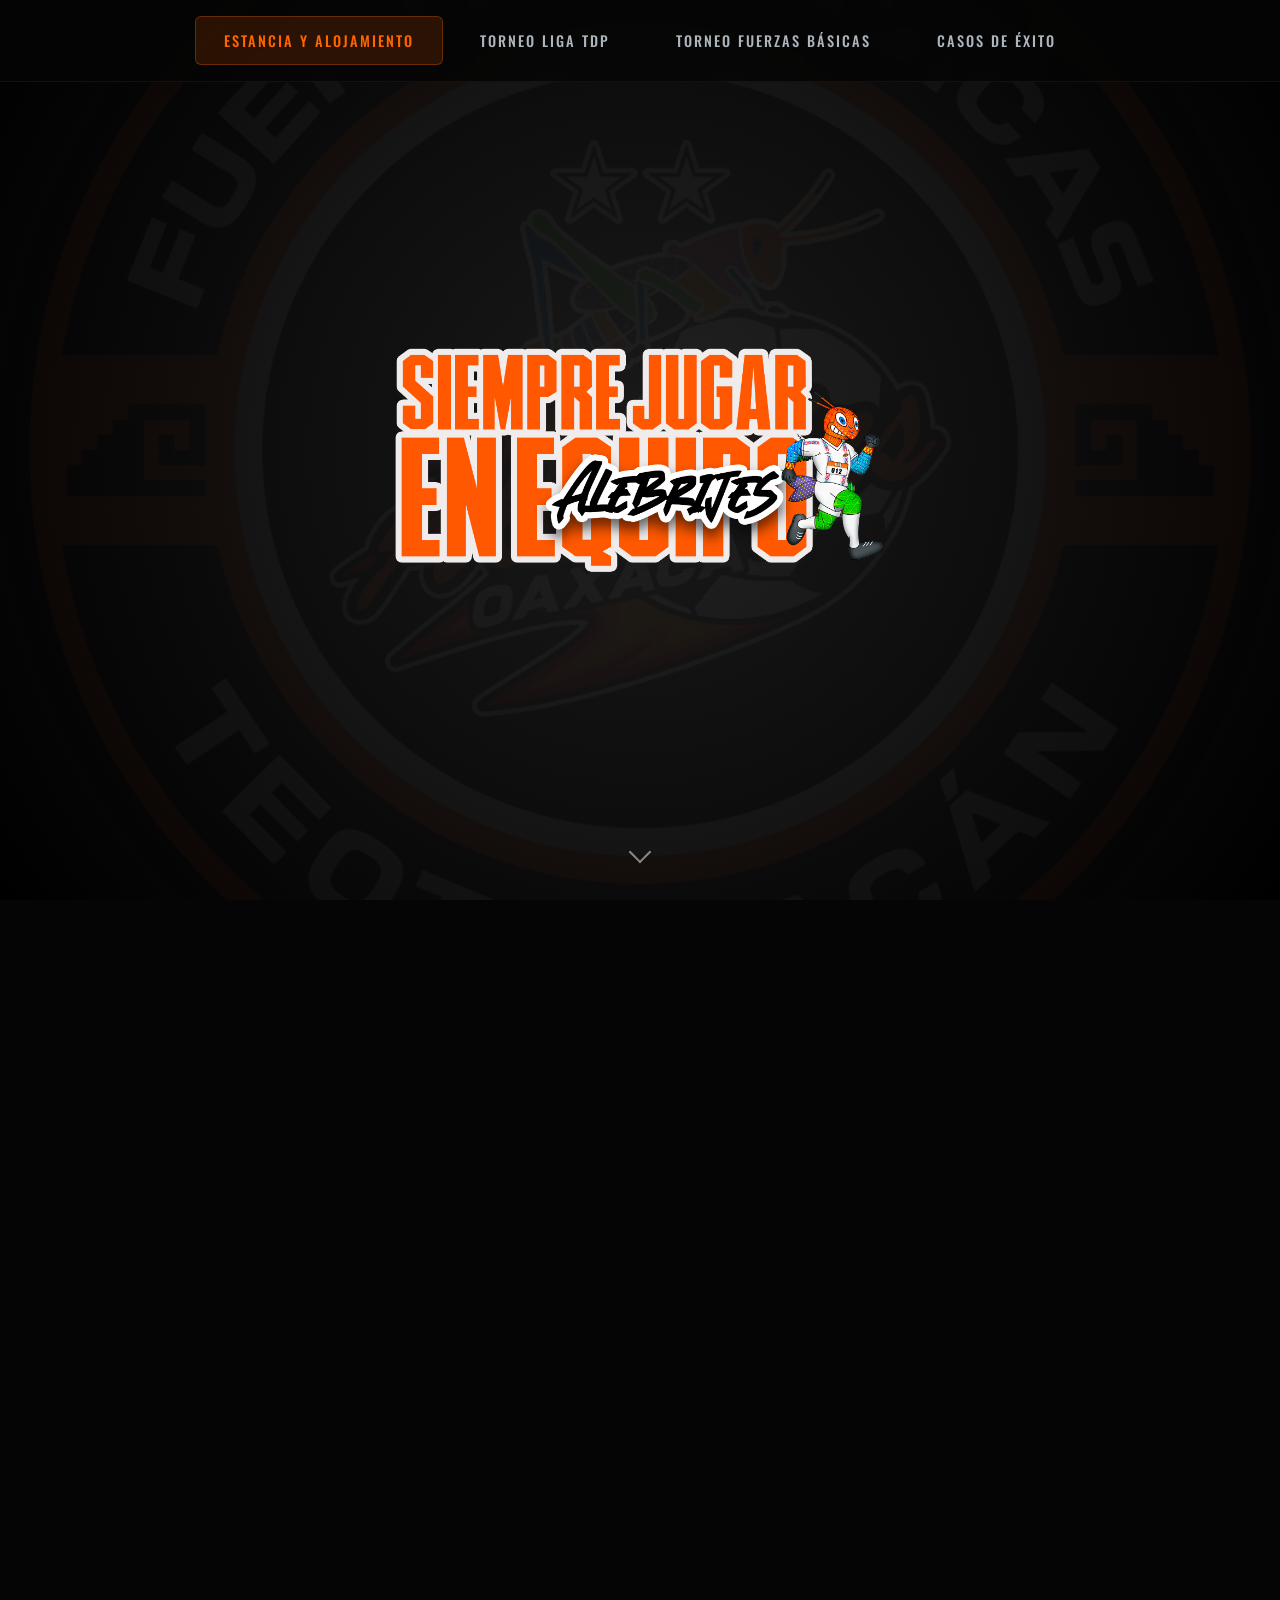
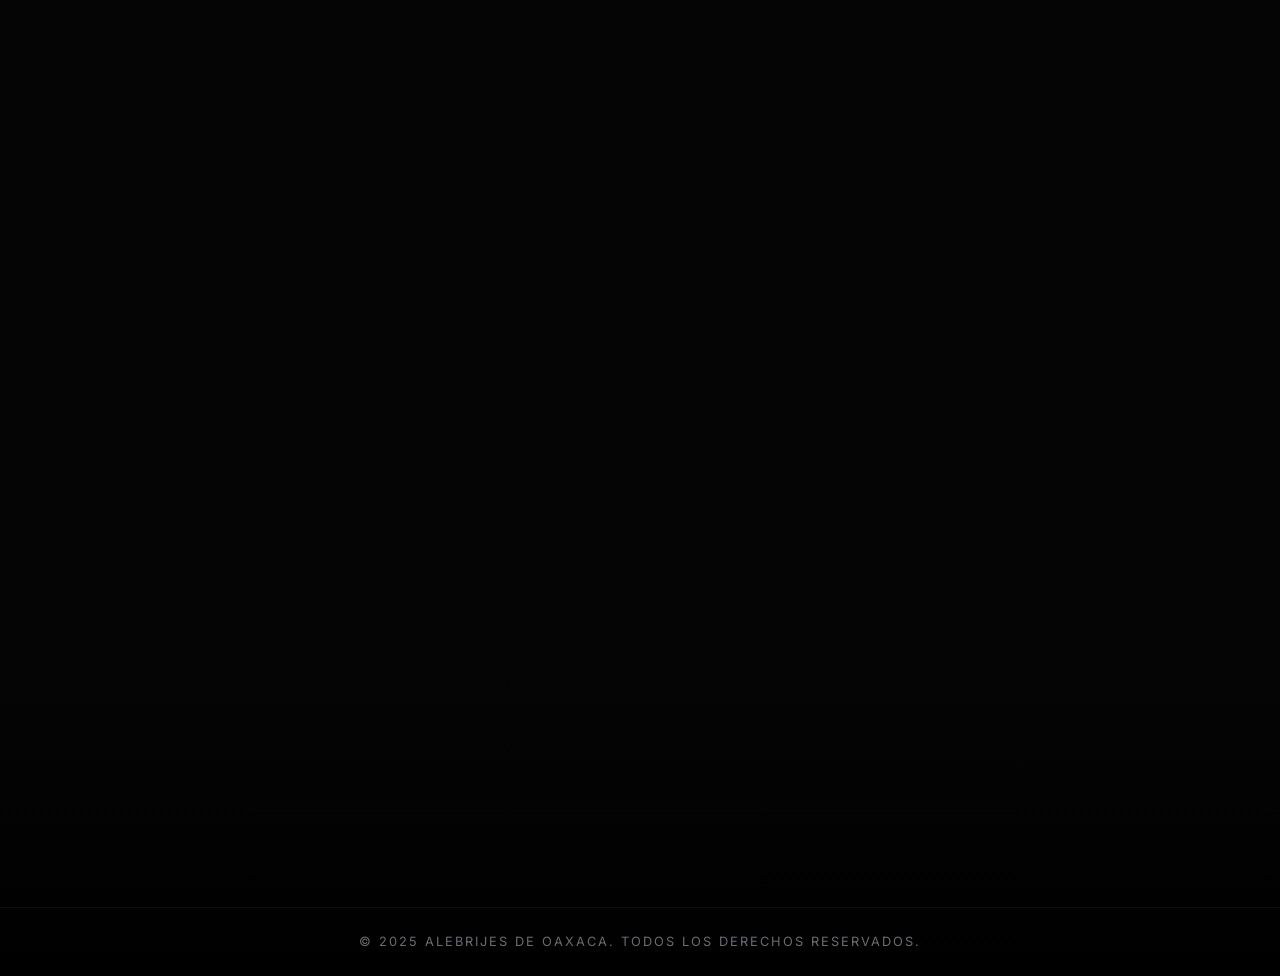
<file: index.html>
<!DOCTYPE html>
<html lang="es">

<head>
    <meta charset="UTF-8">
    <meta http-equiv="refresh" content="0; url=fuerzas-basicas.html">
    <title>Alebrijes de Oaxaca | Redirigiendo...</title>
</head>

<body>
    <p>Redirigiendo a <a href="fuerzas-basicas.html">Fuerzas Básicas</a>...</p>
</body>

</html>
</file>
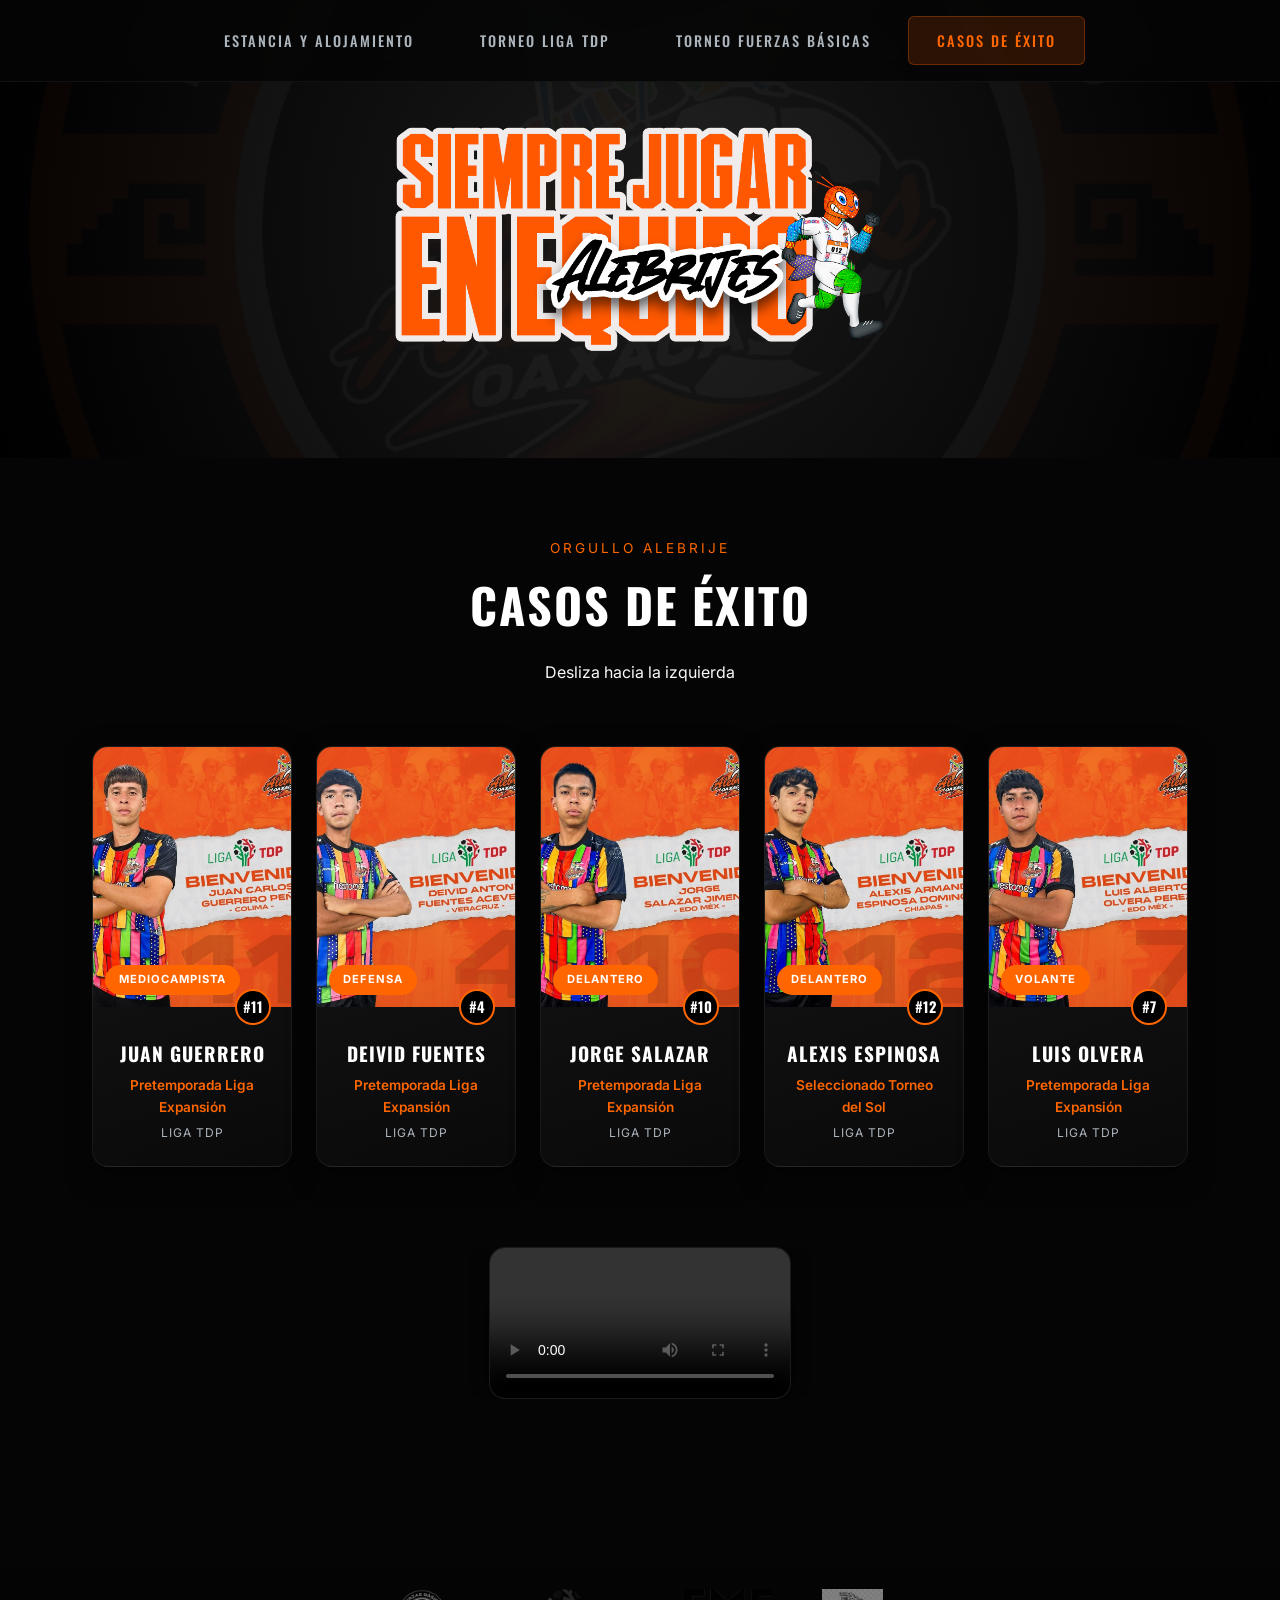
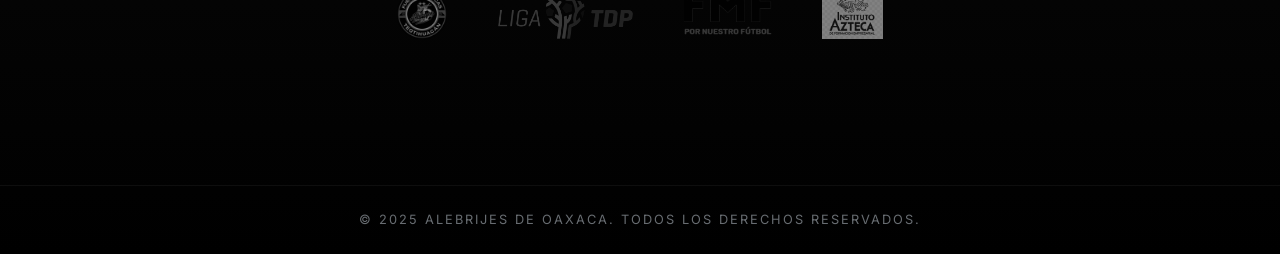
<file: casos-exito.html>
<!DOCTYPE html>
<html lang="es">

<head>
    <meta charset="UTF-8">
    <meta name="viewport" content="width=device-width, initial-scale=1.0">
    <title>Casos de Éxito | Alebrijes de Oaxaca</title>
    <meta name="description" content="Jugadores destacados y casos de éxito de Alebrijes de Oaxaca.">

    <!-- Google Fonts -->
    <link rel="preconnect" href="https://fonts.googleapis.com">
    <link rel="preconnect" href="https://fonts.gstatic.com" crossorigin>
    <link
        href="https://fonts.googleapis.com/css2?family=Oswald:wght@400;500;700&family=Inter:wght@300;400;600&display=swap"
        rel="stylesheet">

    <!-- Styles -->
    <link rel="stylesheet" href="css/styles.css">
</head>

<body>

    <!-- Navigation Menu -->
    <nav class="nav-menu" id="nav-menu">
        <button class="hamburger" id="hamburger" aria-label="Menú">
            <span></span>
            <span></span>
            <span></span>
        </button>
        <div class="nav-links" id="nav-links">
            <a href="fuerzas-basicas.html" class="nav-link">Estancia y Alojamiento</a>
            <a href="liga-tdp.html" class="nav-link">Torneo Liga TDP</a>
            <a href="torneo-fuerzas-basicas.html" class="nav-link">Torneo Fuerzas Básicas</a>
            <a href="casos-exito.html" class="nav-link active">Casos de Éxito</a>
        </div>
    </nav>

    <!-- Hero Section -->
    <header class="hero hero-short">
        <div class="hero-overlay"></div>
        <div class="hero-content fade-in-up">
            <div class="text-container">
                <img src="assets/img/alebrijes-text.png" alt="Siempre Jugar en Equipo" class="hero-slogan">
            </div>
        </div>
    </header>

    <!-- Main Container -->
    <main class="container">

        <!-- Jugadores Destacados Section -->
        <section class="section featured-players-section" id="casos-exito">
            <div class="section-header fade-in">
                <span class="section-subtitle">Orgullo Alebrije</span>
                <h2 class="section-title">CASOS DE ÉXITO</h2>
                <p>Desliza hacia la izquierda</p>
            </div>

            <div class="players-grid fade-in-up">
                <!-- Player 1 -->
                <div class="player-card">
                    <div class="player-photo">
                        <img src="assets/img/Jugador_Destacado_1.jpg" alt="Juan Guerrero">
                        <span class="player-position">Mediocampista</span>
                    </div>
                    <div class="player-details">
                        <span class="player-number">#11</span>
                        <h3>Juan Guerrero</h3>
                        <p class="player-stat">Pretemporada Liga Expansión</p>
                        <p class="player-category">Liga TDP</p>
                    </div>
                </div>

                <!-- Player 2 -->
                <div class="player-card">
                    <div class="player-photo">
                        <img src="assets/img/Jugador_Destacado_2.jpg" alt="Deivid Fuentes">
                        <span class="player-position">Defensa</span>
                    </div>
                    <div class="player-details">
                        <span class="player-number">#4</span>
                        <h3>Deivid Fuentes</h3>
                        <p class="player-stat">Pretemporada Liga Expansión</p>
                        <p class="player-category">Liga TDP</p>
                    </div>
                </div>

                <!-- Player 3 -->
                <div class="player-card">
                    <div class="player-photo">
                        <img src="assets/img/Jugador_Destacado_3.jpg" alt="Jorge Salazar">
                        <span class="player-position">Delantero</span>
                    </div>
                    <div class="player-details">
                        <span class="player-number">#10</span>
                        <h3>Jorge Salazar</h3>
                        <p class="player-stat">Pretemporada Liga Expansión</p>
                        <p class="player-category">Liga TDP</p>
                    </div>
                </div>

                <!-- Player 4 -->
                <div class="player-card">
                    <div class="player-photo">
                        <img src="assets/img/Jugador_Destacado_4.jpg" alt="Alexis Espinosa">
                        <span class="player-position">Delantero</span>
                    </div>
                    <div class="player-details">
                        <span class="player-number">#12</span>
                        <h3>Alexis Espinosa</h3>
                        <p class="player-stat">Seleccionado Torneo del Sol</p>
                        <p class="player-category">Liga TDP</p>
                    </div>
                </div>

                <!-- Player 5 -->
                <div class="player-card">
                    <div class="player-photo">
                        <img src="assets/img/Jugador_Destacado_5.jpg" alt="Luis Olvera">
                        <span class="player-position">Volante</span>
                    </div>
                    <div class="player-details">
                        <span class="player-number">#7</span>
                        <h3>Luis Olvera</h3>
                        <p class="player-stat">Pretemporada Liga Expansión</p>
                        <p class="player-category">Liga TDP</p>
                    </div>
                </div>
            </div>

            <!-- Video Section -->
            <div class="video-container fade-in-up">
                <video controls playsinline>
                    <source src="assets/casosdeexito.mp4" type="video/mp4">
                    Tu navegador no soporta la reproducción de video.
                </video>
            </div>
        </section>

    </main>

    <!-- Footer -->
    <footer class="footer">
        <div class="logos-container fade-in">
            <img src="assets/img/alebrijes-badge.png" alt="Alebrijes Badge">
            <img src="assets/img/liga-tdp.png" alt="Liga TDP">
            <img src="assets/img/fmf.png" alt="FMF">
            <img src="assets/img/instituto-azteca.png" alt="Instituto Azteca">
        </div>
        <div class="footer-bottom">
            <p class="copyright">© 2025 Alebrijes de Oaxaca. Todos los derechos reservados.</p>
        </div>
    </footer>

    <script src="js/main.js"></script>
</body>


</html>
</file>
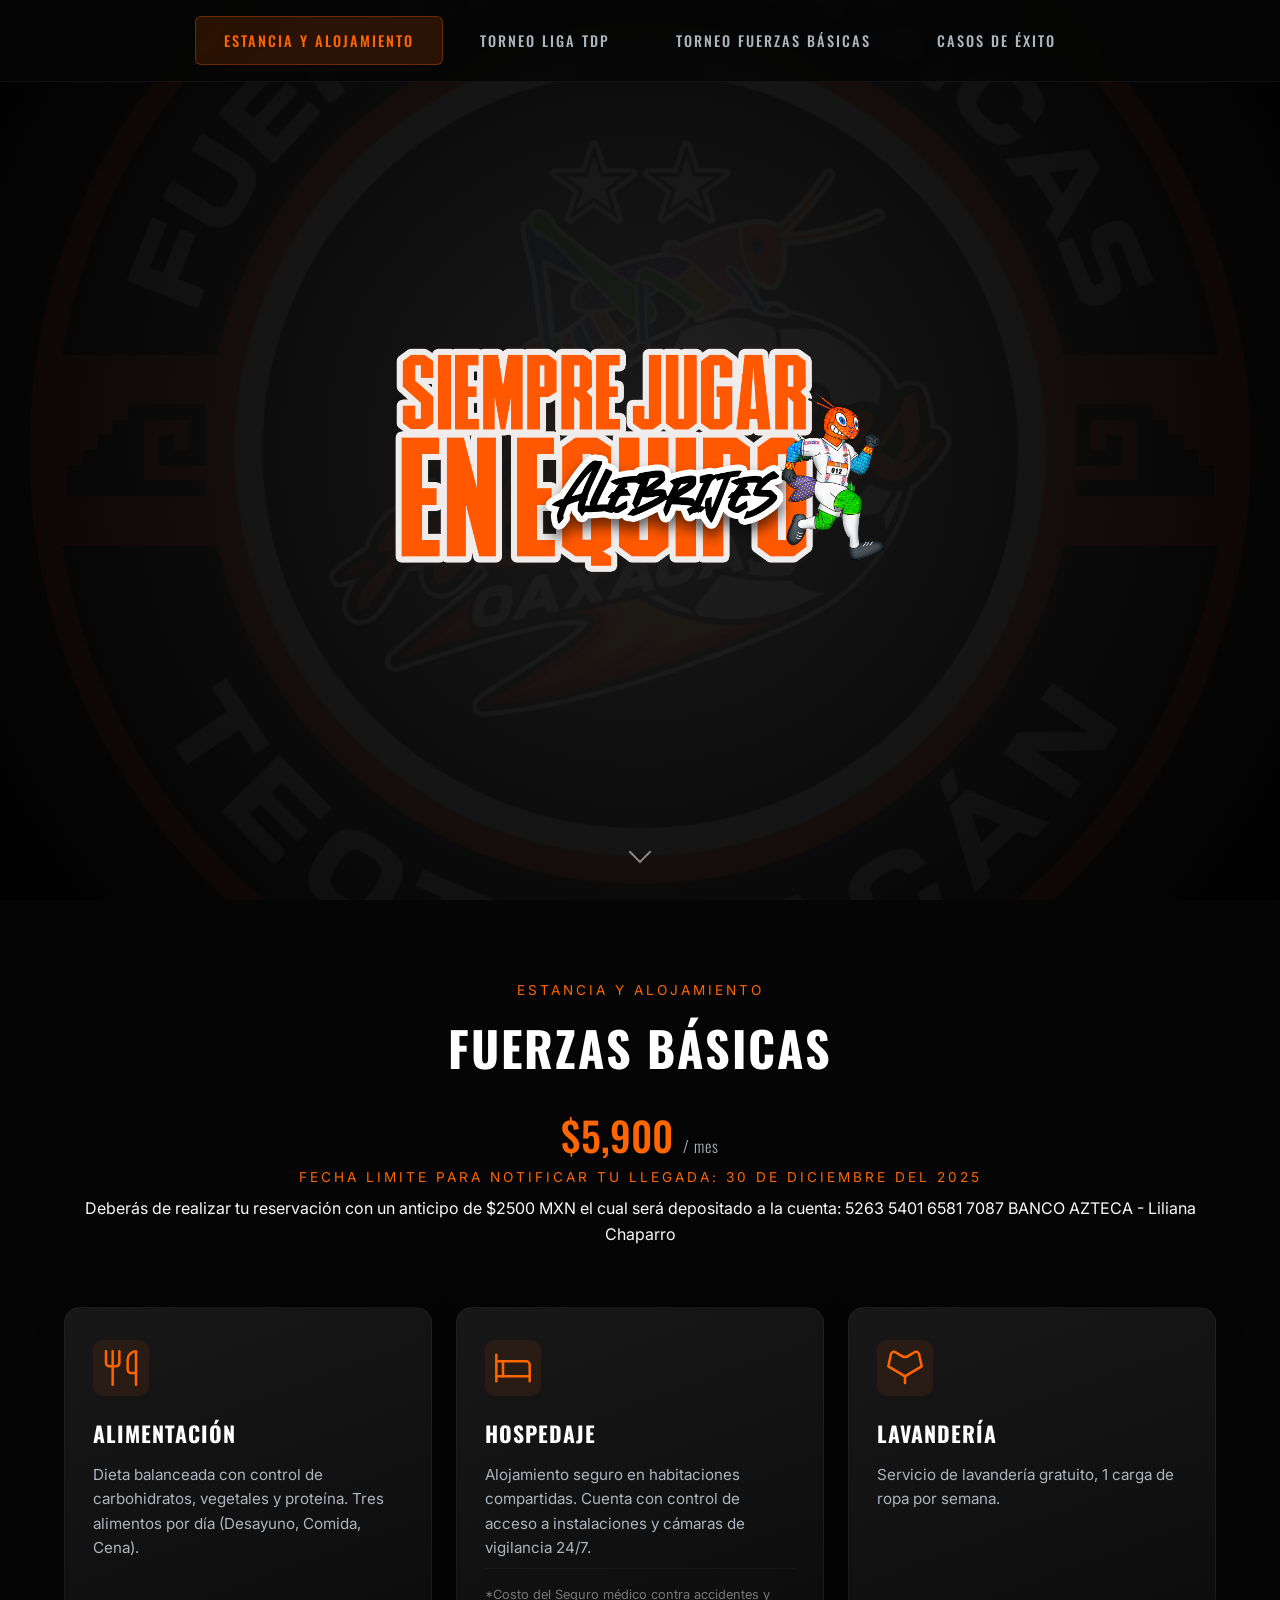
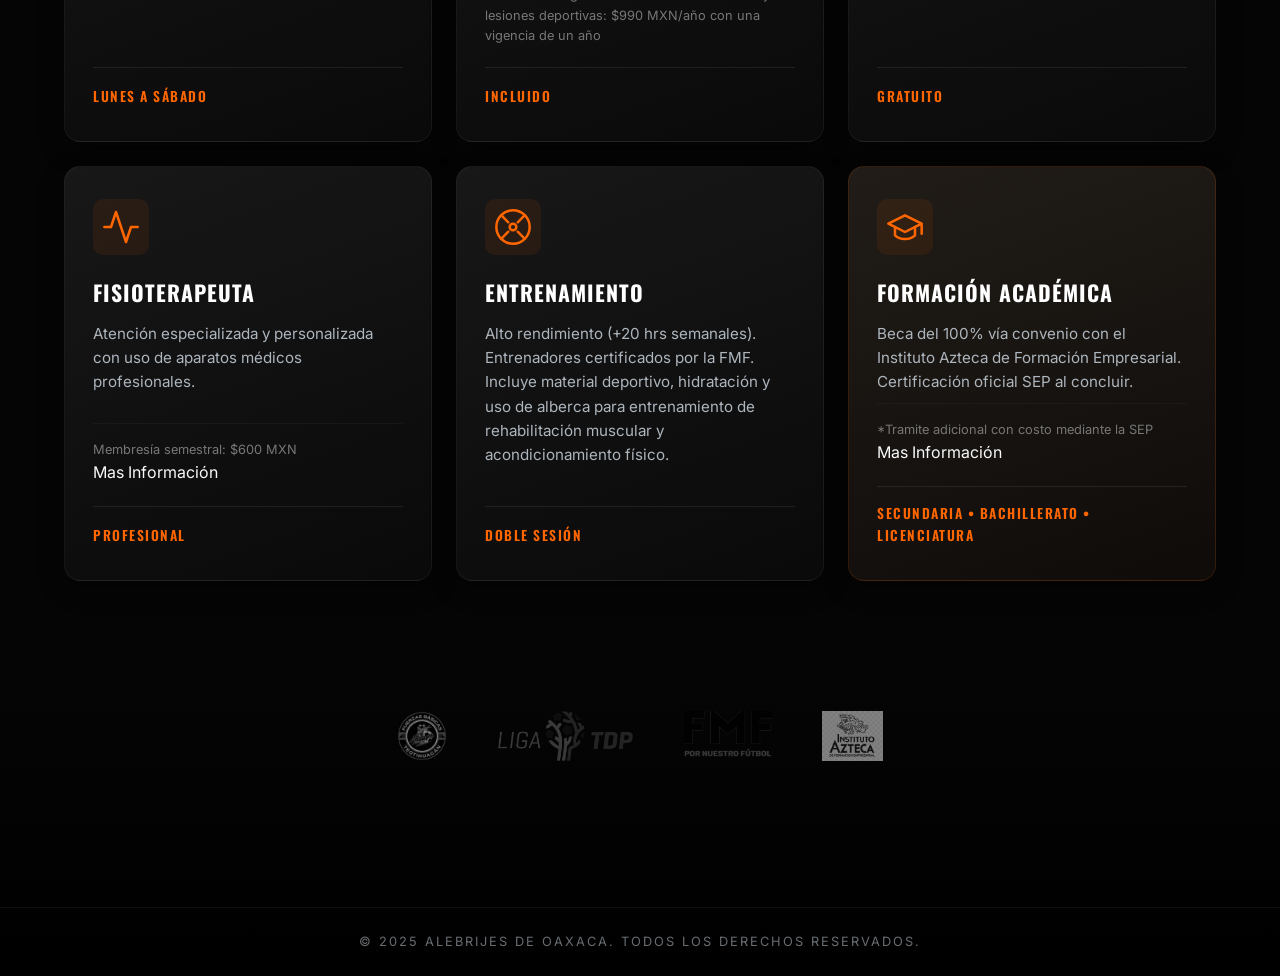
<file: fuerzas-basicas.html>
<!DOCTYPE html>
<html lang="es">

<head>
    <meta charset="UTF-8">
    <meta name="viewport" content="width=device-width, initial-scale=1.0">
    <title>Fuerzas Básicas | Alebrijes de Oaxaca</title>
    <meta name="description"
        content="Casa Club de las Fuerzas Básicas de Alebrijes de Oaxaca. Alimentación, hospedaje, entrenamiento y formación académica.">

    <!-- Google Fonts -->
    <link rel="preconnect" href="https://fonts.googleapis.com">
    <link rel="preconnect" href="https://fonts.gstatic.com" crossorigin>
    <link
        href="https://fonts.googleapis.com/css2?family=Oswald:wght@400;500;700&family=Inter:wght@300;400;600&display=swap"
        rel="stylesheet">

    <!-- Styles -->
    <link rel="stylesheet" href="css/styles.css">
</head>

<body>

    <!-- Navigation Menu -->
    <nav class="nav-menu" id="nav-menu">
        <button class="hamburger" id="hamburger" aria-label="Menú">
            <span></span>
            <span></span>
            <span></span>
        </button>
        <div class="nav-links" id="nav-links">
            <a href="fuerzas-basicas.html" class="nav-link active">Estancia y Alojamiento</a>
            <a href="liga-tdp.html" class="nav-link">Torneo Liga TDP</a>
            <a href="torneo-fuerzas-basicas.html" class="nav-link">Torneo Fuerzas Básicas</a>
            <a href="casos-exito.html" class="nav-link">Casos de Éxito</a>
        </div>
    </nav>

    <!-- Hero Section -->
    <header class="hero">
        <div class="hero-overlay"></div>
        <div class="hero-content fade-in-up">
            <div class="text-container">
                <img src="assets/img/alebrijes-text.png" alt="Siempre Jugar en Equipo" class="hero-slogan">
            </div>
        </div>
        <div class="scroll-indicator">
            <div class="arrow"></div>
        </div>
    </header>

    <!-- Main Container -->
    <main class="container">

        <!-- Casa Club Section -->
        <section class="section casa-club" id="casa-club">
            <div class="section-header fade-in">
                <span class="section-subtitle">Estancia y Alojamiento</span>
                <h2 class="section-title">FUERZAS BÁSICAS </h2>
                <div class="price-tag">$5,900 <span class="period">/ mes</span></div>
                <span class="section-subtitle">Fecha limite para notificar tu llegada: 30 de diciembre del 2025</span>
                <span class="period">Deberás de realizar tu reservación con un anticipo de $2500 MXN el cual será depositado a la cuenta: 5263 5401 6581 7087 BANCO AZTECA - Liliana Chaparro</span>
            </div>

            <div class="grid-layout">
                <!-- Alimentación -->
                <div class="card fade-in-up">
                    <div class="card-icon">
                        <svg viewBox="0 0 24 24" width="40" height="40" stroke="currentColor" stroke-width="1.5"
                            fill="none" stroke-linecap="round" stroke-linejoin="round">
                            <path d="M3 2v7c0 1.1.9 2 2 2h4a2 2 0 0 0 2-2V2" />
                            <path d="M7 2v20" />
                            <path d="M21 15V2v0a5 5 0 0 0-5 5v6c0 1.1.9 2 2 2h3Zm0 0v7" />
                        </svg>
                    </div>
                    <div class="card-body">
                        <h3>Alimentación</h3>
                        <p class="card-description">Dieta balanceada con control de carbohidratos, vegetales y proteína.
                            Tres alimentos por día (Desayuno, Comida, Cena).</p>
                    </div>
                    <div class="card-footer">
                        <span class="card-tag">Lunes a Sábado</span>
                    </div>
                </div>

                <!-- Hospedaje -->
                <div class="card fade-in-up">
                    <div class="card-icon">
                        <svg viewBox="0 0 24 24" width="40" height="40" stroke="currentColor" stroke-width="1.5"
                            fill="none" stroke-linecap="round" stroke-linejoin="round">
                            <path d="M2 4v16" />
                            <path d="M2 8h18a2 2 0 0 1 2 2v10" />
                            <path d="M2 17h20" />
                            <path d="M6 8v9" />
                        </svg>
                    </div>
                    <div class="card-body">
                        <h3>Hospedaje</h3>
                        <p class="card-description">Alojamiento seguro en habitaciones compartidas. Cuenta con control
                            de acceso a instalaciones y cámaras de vigilancia 24/7.</p>
                        <p class="card-note">*Costo del Seguro médico contra accidentes y lesiones deportivas: $990 MXN/año con una vigencia de un año</p>
                    </div>
                    <div class="card-footer">
                        <span class="card-tag">Incluido</span>
                    </div>
                </div>

                <!-- Lavandería -->
                <div class="card fade-in-up">
                    <div class="card-icon">
                        <svg viewBox="0 0 24 24" width="40" height="40" stroke="currentColor" stroke-width="1.5"
                            fill="none" stroke-linecap="round" stroke-linejoin="round">
                            <path
                                d="M20.38 3.4a2 2 0 0 0-1.2-1.1 1.993 1.993 0 0 0-1.55.23l-3.3 2.05a4 4 0 0 1-4.66 0L6.37 2.53a1.993 1.993 0 0 0-1.55-.23 2 2 0 0 0-1.2 1.1L2 11l6.33 3.8L12 17l3.67-2.2L22 11l-1.62-7.6z" />
                            <path d="M12 17v4" />
                        </svg>
                    </div>
                    <div class="card-body">
                        <h3>Lavandería</h3>
                        <p class="card-description">Servicio de lavandería gratuito, 1 carga de ropa por semana.</p>
                    </div>
                    <div class="card-footer">
                        <span class="card-tag">Gratuito</span>
                    </div>
                </div>

                <!-- Fisioterapeuta -->
                <div class="card fade-in-up">
                    <div class="card-icon">
                        <svg viewBox="0 0 24 24" width="40" height="40" stroke="currentColor" stroke-width="1.5"
                            fill="none" stroke-linecap="round" stroke-linejoin="round">
                            <path d="M22 12h-4l-3 9L9 3l-3 9H2" />
                        </svg>
                    </div>
                    <div class="card-body">
                        <h3>Fisioterapeuta</h3>
                        <p class="card-description">Atención especializada y personalizada con uso de aparatos médicos
                            profesionales.</p>
                        <p class="card-note">Membresía semestral: $600 MXN</p>
                        <a href="assets/Presentación de centros fisioterapia profesional azul.pdf" target="_blank">Mas Información</a>
                    </div>
                    <div class="card-footer">
                        <span class="card-tag">Profesional</span>
                    </div>
                </div>

                <!-- Entrenamiento -->
                <div class="card fade-in-up">
                    <div class="card-icon">
                        <svg viewBox="0 0 24 24" width="40" height="40" stroke="currentColor" stroke-width="1.5"
                            fill="none" stroke-linecap="round" stroke-linejoin="round">
                            <circle cx="12" cy="12" r="10" />
                            <path d="m4.93 4.93 4.24 4.24" />
                            <path d="m14.83 9.17 4.24-4.24" />
                            <path d="m14.83 14.83 4.24 4.24" />
                            <path d="m9.17 14.83-4.24 4.24" />
                            <circle cx="12" cy="12" r="2" />
                        </svg>
                    </div>
                    <div class="card-body">
                        <h3>Entrenamiento</h3>
                        <p class="card-description">Alto rendimiento (+20 hrs semanales). Entrenadores certificados por la FMF. Incluye material deportivo, hidratación y uso de alberca para entrenamiento de rehabilitación muscular y acondicionamiento físico.</p>
                    </div>
                    <div class="card-footer">
                        <span class="card-tag">Doble Sesión</span>
                    </div>
                </div>

                <!-- Formación Académica -->
                <div class="card fade-in-up featured-card">
                    <div class="card-icon">
                        <svg viewBox="0 0 24 24" width="40" height="40" stroke="currentColor" stroke-width="1.5"
                            fill="none" stroke-linecap="round" stroke-linejoin="round">
                            <path d="M22 10v6M2 10l10-5 10 5-10 5z" />
                            <path d="M6 12v5c3 3 9 3 12 0v-5" />
                        </svg>
                    </div>
                    <div class="card-body">
                        <h3>Formación Académica</h3>
                        <p class="card-description">Beca del 100% vía convenio con el Instituto Azteca de Formación
                            Empresarial. Certificación oficial SEP al concluir.</p>
                        <p class="card-note">*Tramite adicional con costo mediante la SEP</p>
                        <a href="assets/CicloEscolar_Alebrijes.pdf" target="_blank">Mas Información</a>
                    </div>
                    <div class="card-footer">
                        <span class="card-tag">Secundaria • Bachillerato • Licenciatura</span>
                    </div>
                </div>
            </div>
        </section>

    </main>

    <!-- Footer -->
    <footer class="footer">
        <div class="logos-container fade-in">
            <img src="assets/img/alebrijes-badge.png" alt="Alebrijes Badge">
            <img src="assets/img/liga-tdp.png" alt="Liga TDP">
            <img src="assets/img/fmf.png" alt="FMF">
            <img src="assets/img/instituto-azteca.png" alt="Instituto Azteca">
        </div>
        <div class="footer-bottom">
            <p class="copyright">© 2025 Alebrijes de Oaxaca. Todos los derechos reservados.</p>
        </div>
    </footer>

    <script src="js/main.js"></script>
</body>


</html>
</file>
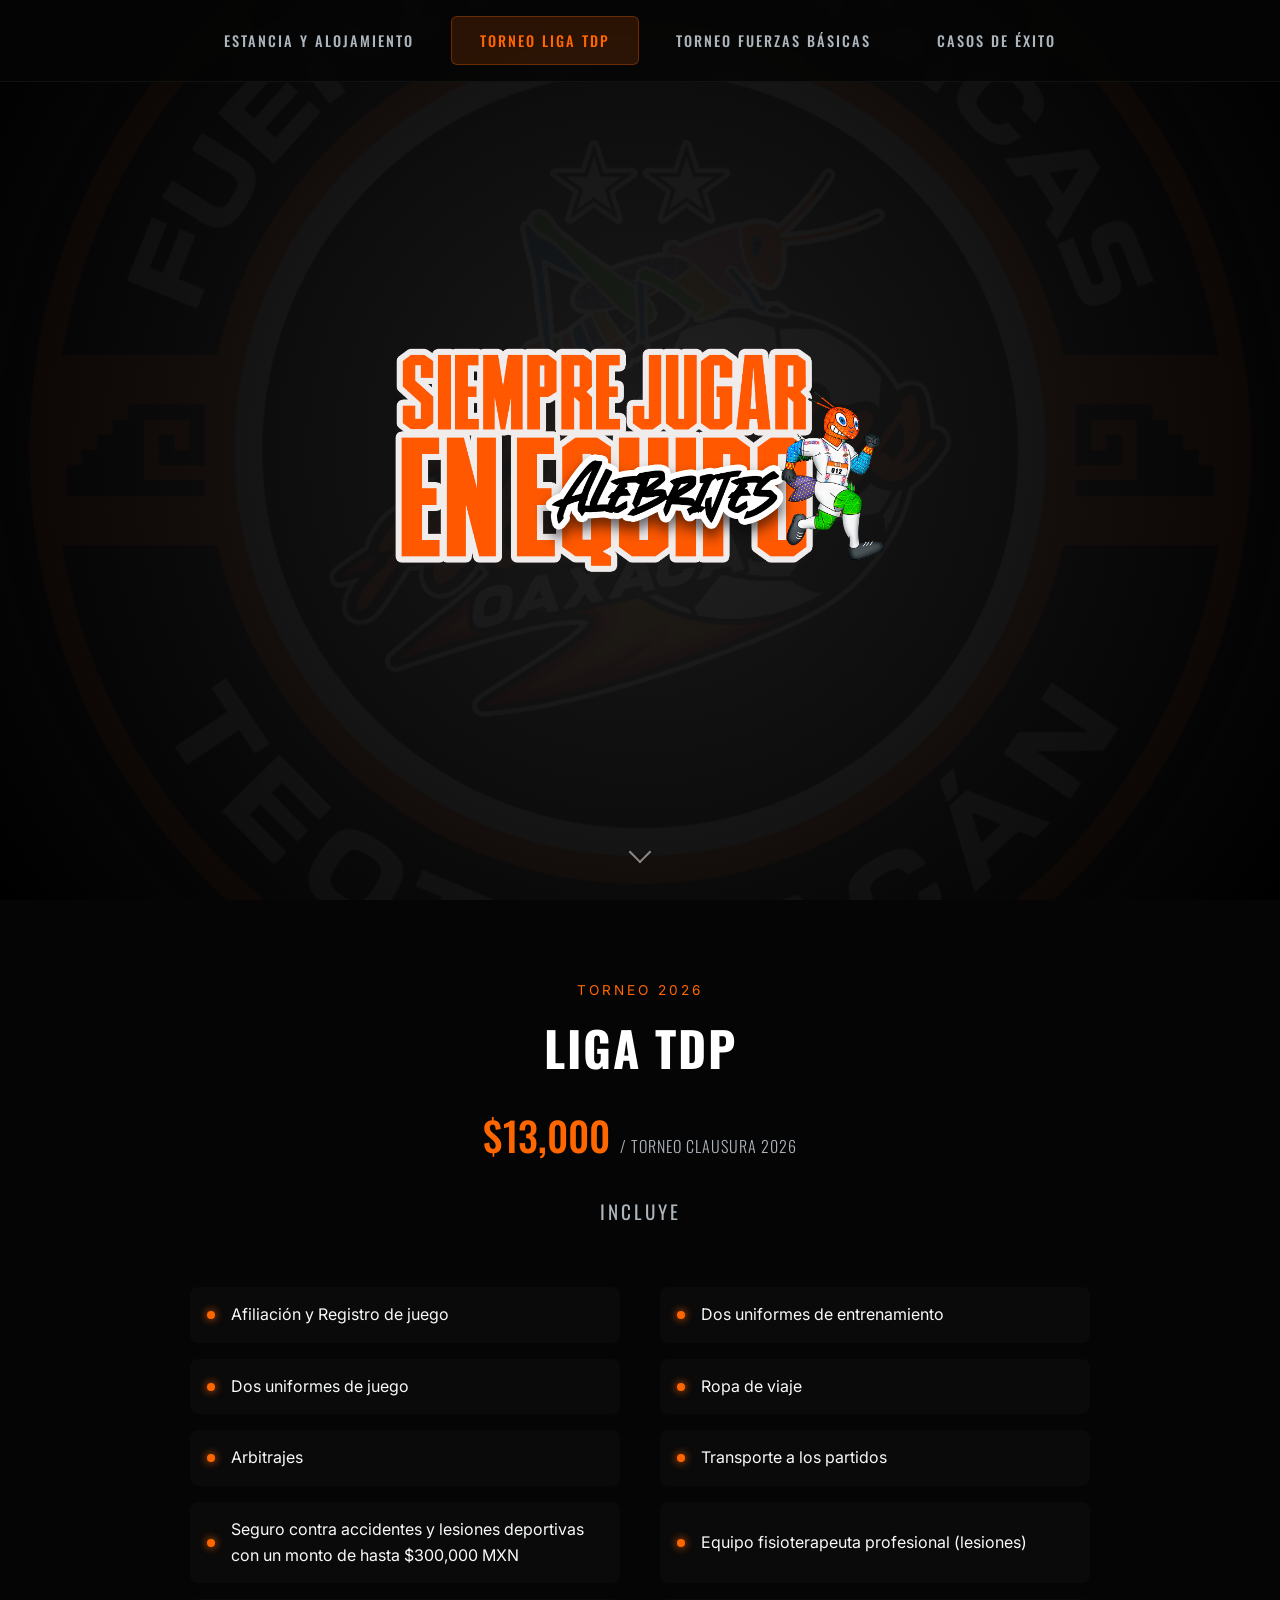
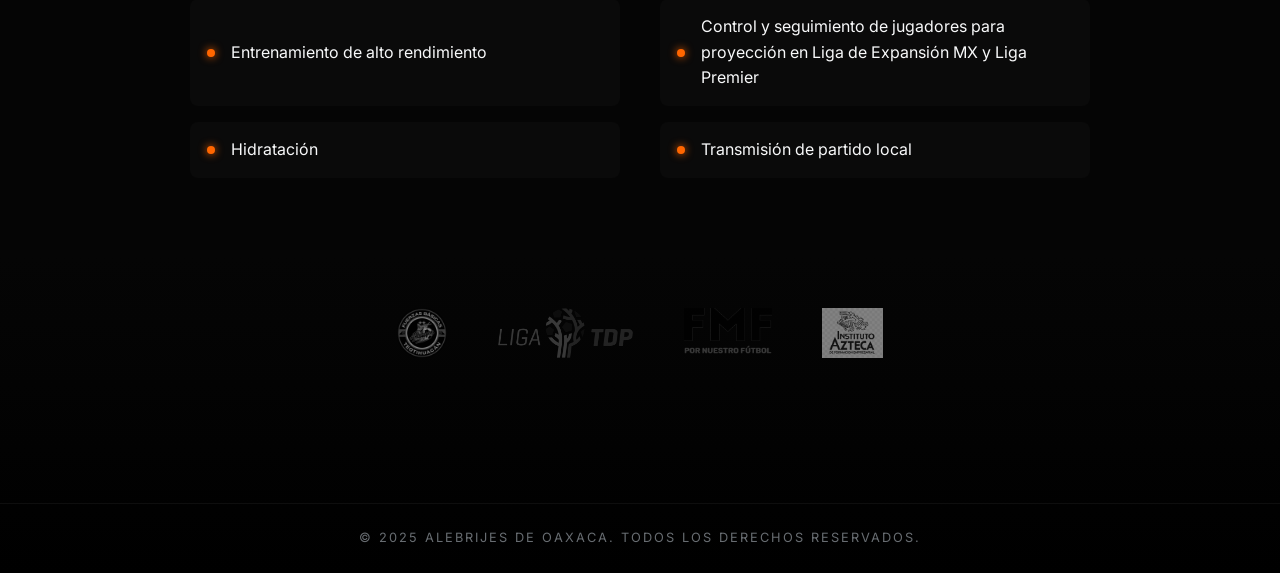
<file: liga-tdp.html>
<!DOCTYPE html>
<html lang="es">

<head>
    <meta charset="UTF-8">
    <meta name="viewport" content="width=device-width, initial-scale=1.0">
    <title>Liga TDP 26 | Alebrijes de Oaxaca</title>
    <meta name="description" content="Costo y beneficios del Torneo Liga TDP 25-26 de Alebrijes de Oaxaca.">

    <!-- Google Fonts -->
    <link rel="preconnect" href="https://fonts.googleapis.com">
    <link rel="preconnect" href="https://fonts.gstatic.com" crossorigin>
    <link
        href="https://fonts.googleapis.com/css2?family=Oswald:wght@400;500;700&family=Inter:wght@300;400;600&display=swap"
        rel="stylesheet">

    <!-- Styles -->
    <link rel="stylesheet" href="css/styles.css">
</head>

<body>

    <!-- Navigation Menu -->
    <nav class="nav-menu" id="nav-menu">
        <button class="hamburger" id="hamburger" aria-label="Menú">
            <span></span>
            <span></span>
            <span></span>
        </button>
        <div class="nav-links" id="nav-links">
            <a href="fuerzas-basicas.html" class="nav-link">Estancia y Alojamiento</a>
            <a href="liga-tdp.html" class="nav-link active">Torneo Liga TDP</a>
            <a href="torneo-fuerzas-basicas.html" class="nav-link">Torneo Fuerzas Básicas</a>
            <a href="casos-exito.html" class="nav-link">Casos de Éxito</a>
        </div>
    </nav>

    <!-- Hero Section -->
    <header class="hero">
        <div class="hero-overlay"></div>
        <div class="hero-content fade-in-up">
            <div class="text-container">
                <img src="assets/img/alebrijes-text.png" alt="Siempre Jugar en Equipo" class="hero-slogan">
            </div>
        </div>
        <div class="scroll-indicator">
            <div class="arrow"></div>
        </div>
    </header>

    <!-- Main Container -->
    <main class="container">

        <!-- Liga TDP Section -->
        <section class="section liga-tdp" id="liga-tdp">
            <div class="section-header fade-in">
                <span class="section-subtitle">Torneo 2026</span>
                <h2 class="section-title">LIGA TDP</h2>
                <div class="price-tag">$13,000 <span class="period">/ TORNEO CLAUSURA 2026 </span></div>
                <p class="includes-label">Incluye</p>
            </div>

            <div class="checklist-container fade-in-up">
                <ul class="benefits-list">
                    <li><span class="check-box"></span> Afiliación y Registro de juego</li>
                    <li><span class="check-box"></span> Dos uniformes de entrenamiento</li>
                    <li><span class="check-box"></span> Dos uniformes de juego</li>
                    <li><span class="check-box"></span> Ropa de viaje</li>
                    <li><span class="check-box"></span> Arbitrajes</li>
                    <li><span class="check-box"></span> Transporte a los partidos</li>
                    <li><span class="check-box"></span> Seguro contra accidentes y lesiones deportivas con un monto de
                        hasta $300,000 MXN</li>
                    <li><span class="check-box"></span> Equipo fisioterapeuta profesional (lesiones)</li>
                    <li><span class="check-box"></span> Entrenamiento de alto rendimiento</li>
                    <li><span class="check-box"></span> Control y seguimiento de jugadores para proyección en Liga de
                        Expansión MX y
                        Liga Premier</li>
                    <li><span class="check-box"></span> Hidratación</li>
                    <li><span class="check-box"></span> Transmisión de partido local</li>
                </ul>
            </div>
        </section>

    </main>

    <!-- Footer -->
    <footer class="footer">
        <div class="logos-container fade-in">
            <img src="assets/img/alebrijes-badge.png" alt="Alebrijes Badge">
            <img src="assets/img/liga-tdp.png" alt="Liga TDP">
            <img src="assets/img/fmf.png" alt="FMF">
            <img src="assets/img/instituto-azteca.png" alt="Instituto Azteca">
        </div>
        <div class="footer-bottom">
            <p class="copyright">© 2025 Alebrijes de Oaxaca. Todos los derechos reservados.</p>
        </div>
    </footer>

    <script src="js/main.js"></script>
</body>


</html>
</file>
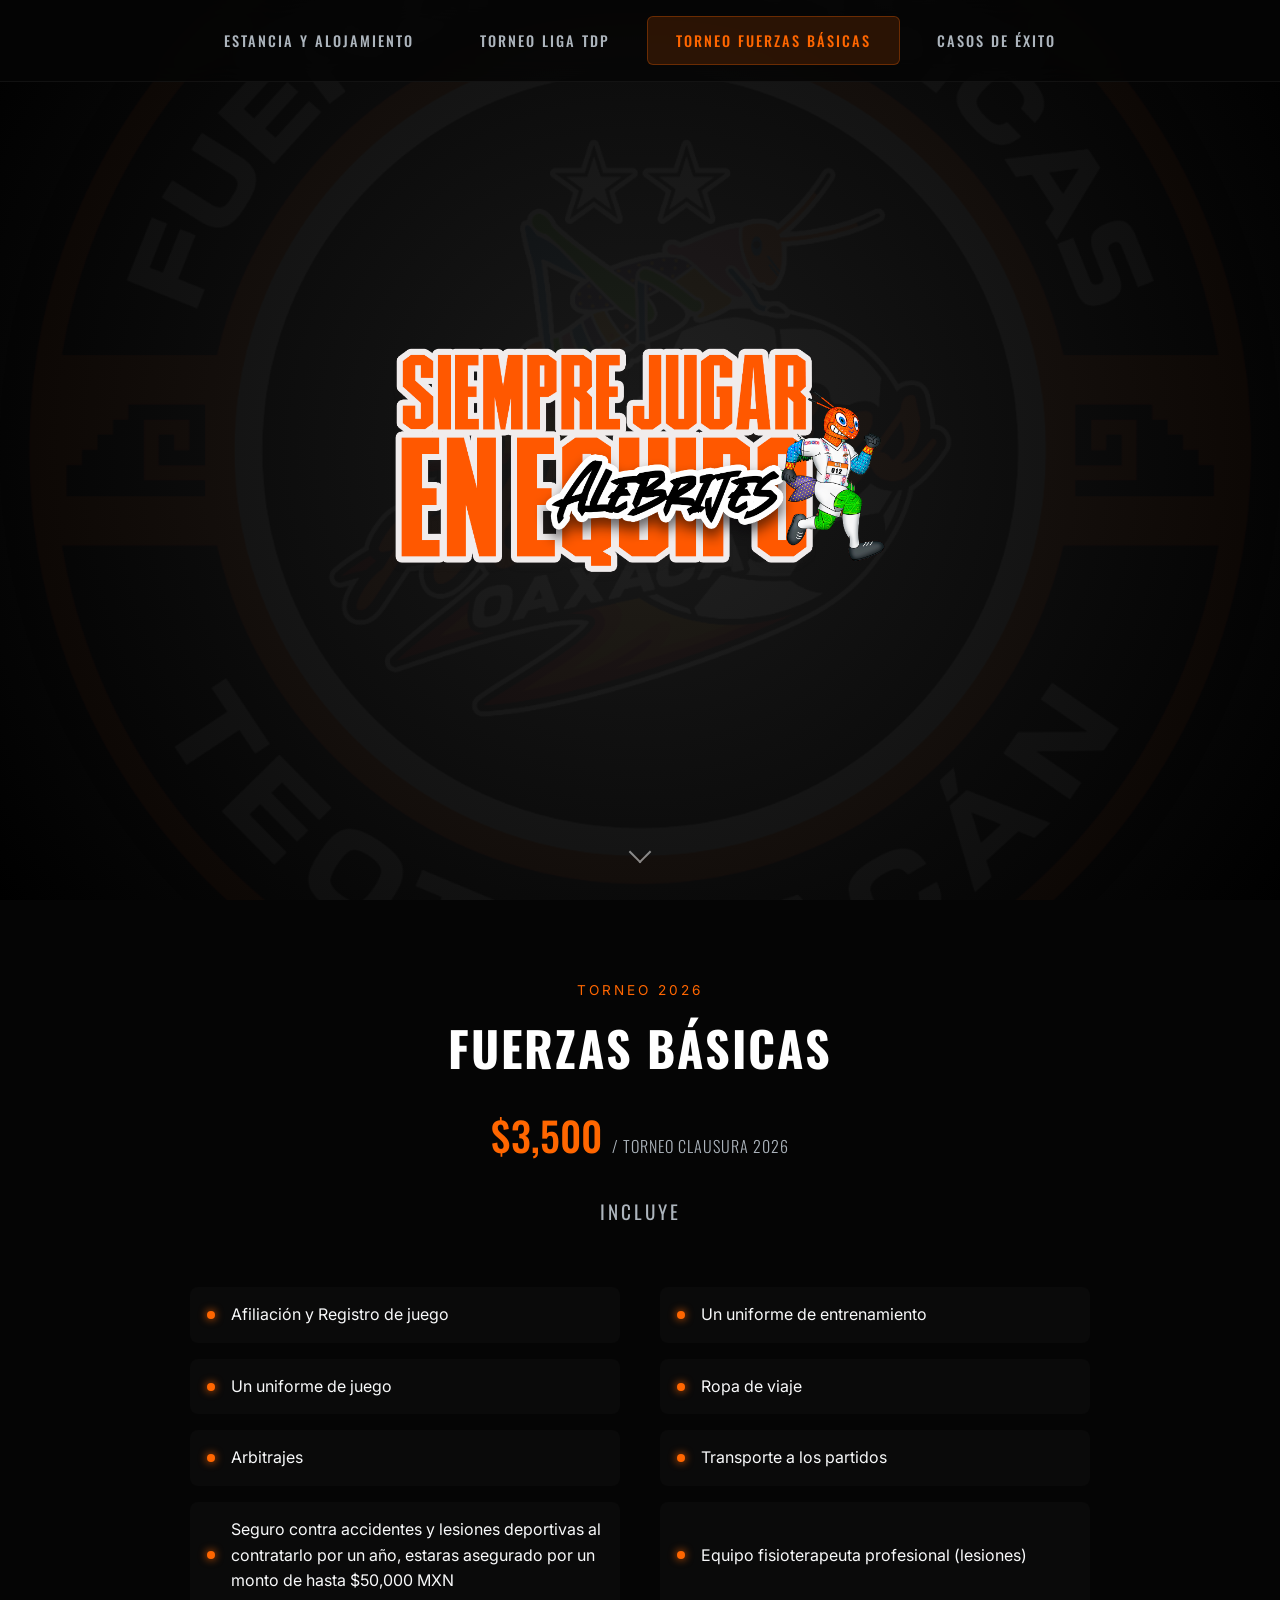
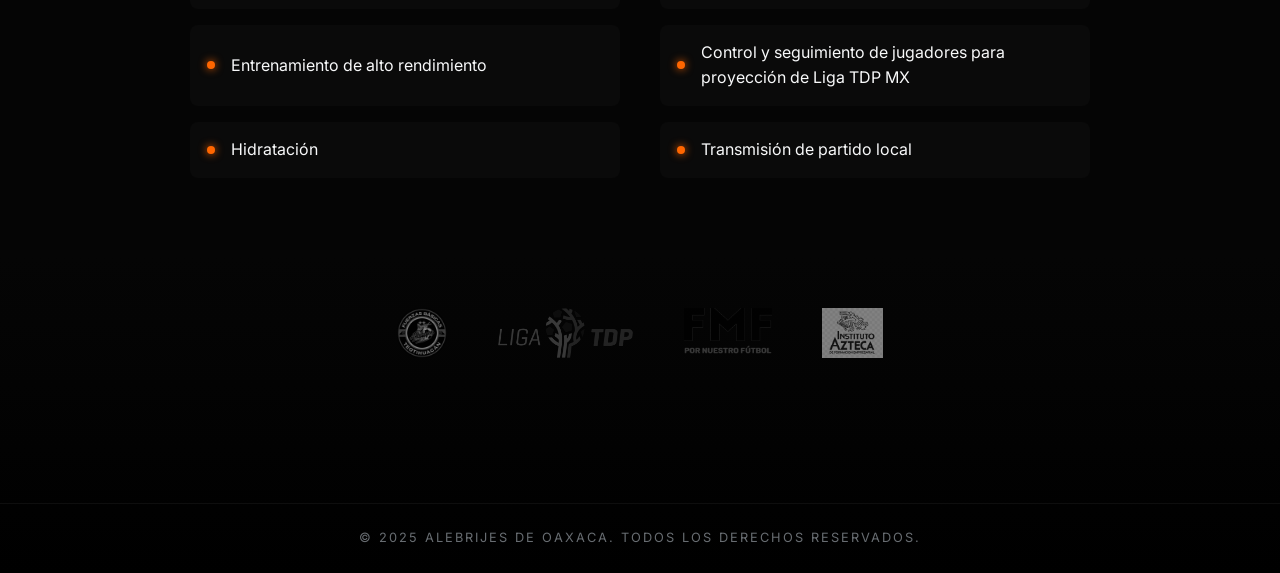
<file: torneo-fuerzas-basicas.html>
<!DOCTYPE html>
<html lang="es">

<head>
    <meta charset="UTF-8">
    <meta name="viewport" content="width=device-width, initial-scale=1.0">
    <title>Torneo Fuerzas Básicas | Alebrijes de Oaxaca</title>
    <meta name="description" content="Costo y beneficios del Torneo Fuerzas Básicas de Alebrijes de Oaxaca.">

    <!-- Google Fonts -->
    <link rel="preconnect" href="https://fonts.googleapis.com">
    <link rel="preconnect" href="https://fonts.gstatic.com" crossorigin>
    <link
        href="https://fonts.googleapis.com/css2?family=Oswald:wght@400;500;700&family=Inter:wght@300;400;600&display=swap"
        rel="stylesheet">

    <!-- Styles -->
    <link rel="stylesheet" href="css/styles.css">
</head>

<body>

    <!-- Navigation Menu -->
    <nav class="nav-menu" id="nav-menu">
        <button class="hamburger" id="hamburger" aria-label="Menú">
            <span></span>
            <span></span>
            <span></span>
        </button>
        <div class="nav-links" id="nav-links">
            <a href="fuerzas-basicas.html" class="nav-link">Estancia y Alojamiento</a>
            <a href="liga-tdp.html" class="nav-link">Torneo Liga TDP</a>
            <a href="torneo-fuerzas-basicas.html" class="nav-link active">Torneo Fuerzas Básicas</a>
            <a href="casos-exito.html" class="nav-link">Casos de Éxito</a>
        </div>
    </nav>

    <!-- Hero Section -->
    <header class="hero">
        <div class="hero-overlay"></div>
        <div class="hero-content fade-in-up">
            <div class="text-container">
                <img src="assets/img/alebrijes-text.png" alt="Siempre Jugar en Equipo" class="hero-slogan">
            </div>
        </div>
        <div class="scroll-indicator">
            <div class="arrow"></div>
        </div>
    </header>

    <!-- Main Container -->
    <main class="container">

        <!-- Torneo Fuerzas Básicas Section -->
        <section class="section liga-tdp" id="torneo-fuerzas-basicas">
            <div class="section-header fade-in">
                <span class="section-subtitle">Torneo 2026</span>
                <h2 class="section-title">FUERZAS BÁSICAS</h2>
                <div class="price-tag">$3,500 <span class="period">/ TORNEO CLAUSURA 2026</span></div>
                <p class="includes-label">Incluye</p>
            </div>

            <div class="checklist-container fade-in-up">
                <ul class="benefits-list">
                    <li><span class="check-box"></span> Afiliación y Registro de juego</li>
                    <li><span class="check-box"></span> Un uniforme de entrenamiento</li>
                    <li><span class="check-box"></span> Un uniforme de juego</li>
                    <li><span class="check-box"></span> Ropa de viaje</li>
                    <li><span class="check-box"></span> Arbitrajes</li>
                    <li><span class="check-box"></span> Transporte a los partidos</li>
                    <li><span class="check-box"></span> Seguro contra accidentes y lesiones deportivas al contratarlo
                        por un año, estaras asegurado por un monto de hasta $50,000 MXN</li>
                    <li><span class="check-box"></span> Equipo fisioterapeuta profesional (lesiones)</li>
                    <li><span class="check-box"></span> Entrenamiento de alto rendimiento</li>
                    <li><span class="check-box"></span> Control y seguimiento de jugadores para proyección de Liga TDP
                        MX</li>
                    <li><span class="check-box"></span> Hidratación</li>
                    <li><span class="check-box"></span> Transmisión de partido local</li>
                </ul>
            </div>
        </section>

    </main>

    <!-- Footer -->
    <footer class="footer">
        <div class="logos-container fade-in">
            <img src="assets/img/alebrijes-badge.png" alt="Alebrijes Badge">
            <img src="assets/img/liga-tdp.png" alt="Liga TDP">
            <img src="assets/img/fmf.png" alt="FMF">
            <img src="assets/img/instituto-azteca.png" alt="Instituto Azteca">
        </div>
        <div class="footer-bottom">
            <p class="copyright">© 2025 Alebrijes de Oaxaca. Todos los derechos reservados.</p>
        </div>
    </footer>

    <script src="js/main.js"></script>
</body>


</html>
</file>
<file: css/styles.css>
/* Reset & Base Styles */
:root {
    --primary-color: #FF6600;
    --primary-glow: rgba(255, 102, 0, 0.4);
    --secondary-color: #000000;
    --text-color: #F8F9FA;
    --text-muted: #ADB5BD;
    --bg-dark: #050505;
    --bg-card: rgba(20, 20, 20, 0.6);
    --glass-border: rgba(255, 255, 255, 0.08);
    --font-heading: 'Oswald', sans-serif;
    --font-body: 'Inter', sans-serif;
}

* {
    margin: 0;
    padding: 0;
    box-sizing: border-box;
}

html {
    scroll-behavior: smooth;
}

body {
    background-color: var(--bg-dark);
    color: var(--text-color);
    font-family: var(--font-body);
    line-height: 1.6;
    overflow-x: hidden;
    -webkit-font-smoothing: antialiased;
}

a {
    text-decoration: none;
    color: inherit;
}

ul {
    list-style: none;
}

/* Utilities */
.container {
    max-width: 1200px;
    margin: 0 auto;
    padding: 0 24px;
}

/* ===================== */
/* NAVIGATION MENU       */
/* ===================== */
.nav-menu {
    position: fixed;
    top: 0;
    left: 0;
    right: 0;
    z-index: 1000;
    display: flex;
    justify-content: center;
    align-items: center;
    gap: 8px;
    padding: 16px 24px;
    background: rgba(5, 5, 5, 0.85);
    backdrop-filter: blur(12px);
    -webkit-backdrop-filter: blur(12px);
    border-bottom: 1px solid rgba(255, 255, 255, 0.05);
}

.nav-link {
    font-family: var(--font-heading);
    font-size: 0.9rem;
    font-weight: 500;
    letter-spacing: 2px;
    text-transform: uppercase;
    color: var(--text-muted);
    padding: 12px 28px;
    border-radius: 6px;
    transition: all 0.3s ease;
    border: 1px solid transparent;
}

.nav-link:hover {
    color: #fff;
    background: rgba(255, 102, 0, 0.1);
    border-color: rgba(255, 102, 0, 0.2);
}

.nav-link:active,
.nav-link.active {
    color: var(--primary-color);
    background: rgba(255, 102, 0, 0.15);
    border-color: rgba(255, 102, 0, 0.3);
}

/* Nav Links Container (Desktop) */
.nav-links {
    display: flex;
    justify-content: center;
    align-items: center;
    gap: 8px;
}

/* Hamburger Button (Hidden on Desktop) */
.hamburger {
    display: none;
    flex-direction: column;
    justify-content: center;
    align-items: center;
    gap: 5px;
    width: 40px;
    height: 40px;
    background: transparent;
    border: none;
    cursor: pointer;
    padding: 8px;
    z-index: 1001;
}

.hamburger span {
    display: block;
    width: 24px;
    height: 2px;
    background: #fff;
    border-radius: 2px;
    transition: all 0.3s ease;
}

.hamburger.active span:nth-child(1) {
    transform: rotate(45deg) translate(5px, 5px);
}

.hamburger.active span:nth-child(2) {
    opacity: 0;
}

.hamburger.active span:nth-child(3) {
    transform: rotate(-45deg) translate(5px, -5px);
}

.section,
.hero,
.footer {
    min-height: 100vh;
    display: flex;
    flex-direction: column;
    justify-content: center;
}

.section {
    padding: 80px 0;
}

/* Hero Section */
.hero {
    position: relative;
    background: radial-gradient(circle at center, #1b1b1b 0%, #000000 100%);
    overflow: hidden;
    padding: 20px;
    padding-top: 80px;
    /* Account for fixed navbar */
}

.hero-overlay {
    position: absolute;
    top: 0;
    left: 0;
    width: 100%;
    height: 100%;
    background: url('../assets/img/alebrijes-badge.png') no-repeat center center;
    background-size: cover;
    opacity: 0.03;
    z-index: 0;
}

.hero-content {
    z-index: 1;
    display: flex;
    flex-direction: column;
    align-items: center;
    gap: 32px;
    max-width: 100%;
}

.text-container {
    width: 100%;
    max-width: 600px;
    padding: 0 20px;
}

.hero-slogan {
    width: 100%;
    height: auto;
    object-fit: contain;
}

.scroll-indicator {
    position: absolute;
    bottom: 40px;
    left: 50%;
    transform: translateX(-50%);
    display: flex;
    flex-direction: column;
    align-items: center;
    gap: 12px;
    opacity: 0.5;
    transition: opacity 0.3s;
    cursor: pointer;
}

.scroll-indicator:hover {
    opacity: 1;
}

.arrow {
    width: 16px;
    height: 16px;
    border-right: 2px solid white;
    border-bottom: 2px solid white;
    transform: rotate(45deg);
    animation: bounce 2s infinite;
}

@keyframes bounce {

    0%,
    20%,
    50%,
    80%,
    100% {
        transform: translateY(0) rotate(45deg);
    }

    40% {
        transform: translateY(-8px) rotate(45deg);
    }

    60% {
        transform: translateY(-4px) rotate(45deg);
    }
}

/* Section Common */
.section-header {
    text-align: center;
    margin-bottom: 60px;
}

.section-subtitle {
    display: block;
    font-family: var(--font-body);
    font-size: 0.85rem;
    font-weight: 400;
    letter-spacing: 3px;
    text-transform: uppercase;
    color: var(--primary-color);
    margin-bottom: 8px;
}

.section-title {
    font-family: var(--font-heading);
    font-size: 3rem;
    text-transform: uppercase;
    margin-bottom: 16px;
    letter-spacing: 2px;
    color: #fff;
}

.price-tag {
    font-family: var(--font-heading);
    font-size: 2.5rem;
    color: var(--primary-color);
    font-weight: 500;
}

.price-tag .period {
    font-size: 1rem;
    color: var(--text-muted);
    font-weight: 300;
    letter-spacing: 1px;
}

.includes-label {
    margin-top: 30px;
    font-family: var(--font-heading);
    font-size: 1.2rem;
    font-weight: 400;
    letter-spacing: 3px;
    text-transform: uppercase;
    color: var(--text-muted);
}

/* ===================== */
/* CARD GRID - SYMMETRIC */
/* ===================== */
.grid-layout {
    display: grid;
    grid-template-columns: repeat(3, 1fr);
    gap: 24px;
}

.card {
    background: linear-gradient(160deg, rgba(25, 25, 25, 0.95), rgba(10, 10, 10, 0.95));
    border: 1px solid rgba(255, 255, 255, 0.05);
    border-radius: 16px;
    padding: 32px 28px;
    display: flex;
    flex-direction: column;
    transition: all 0.35s ease;
    position: relative;
    overflow: hidden;
    box-shadow: 0 8px 24px rgba(0, 0, 0, 0.4);
}

.card::before {
    content: '';
    position: absolute;
    top: 0;
    left: 0;
    width: 100%;
    height: 3px;
    background: linear-gradient(90deg, var(--primary-color), transparent);
    opacity: 0;
    transition: opacity 0.3s;
}

.card:hover::before {
    opacity: 1;
}

.card:hover {
    transform: translateY(-6px);
    border-color: rgba(255, 102, 0, 0.25);
    box-shadow: 0 16px 40px rgba(0, 0, 0, 0.5);
}

/* Card Icon */
.card-icon {
    color: var(--primary-color);
    margin-bottom: 20px;
    width: 56px;
    height: 56px;
    display: flex;
    align-items: center;
    justify-content: center;
    border-radius: 10px;
    background: rgba(255, 102, 0, 0.08);
}

/* Card Body */
.card-body {
    flex: 1;
    display: flex;
    flex-direction: column;
}

.card h3 {
    font-family: var(--font-heading);
    font-size: 1.35rem;
    margin-bottom: 12px;
    color: #fff;
    letter-spacing: 1px;
    text-transform: uppercase;
}

.card-description {
    color: var(--text-muted);
    font-size: 0.95rem;
    line-height: 1.6;
    margin-bottom: 8px;
    text-align: left;
    /* Reverted from justify to fix word spacing gaps */
    /* Improvements for justified text */
}

.card-note {
    font-size: 0.8rem;
    color: #777;
    margin-top: auto;
    padding-top: 16px;
    /* Increased spacing */
    border-top: 1px solid rgba(255, 255, 255, 0.03);
    /* Subtle separator to help spacing visual */
}

/* Card Footer */
.card-footer {
    margin-top: 20px;
    padding-top: 16px;
    border-top: 1px solid rgba(255, 255, 255, 0.08);
}

.card-tag {
    display: inline-block;
    font-family: var(--font-heading);
    font-size: 0.85rem;
    font-weight: 600;
    letter-spacing: 1.5px;
    text-transform: uppercase;
    color: var(--primary-color);
}

/* Featured Card */
.featured-card {
    background: linear-gradient(160deg, rgba(35, 30, 25, 0.95), rgba(15, 12, 10, 0.95));
    border-color: rgba(255, 102, 0, 0.15);
}

/* ===================== */
/* CHECKLIST (Liga TDP)  */
/* ===================== */
.checklist-container {
    max-width: 900px;
    margin: 0 auto;
    width: 100%;
}

.benefits-list {
    display: grid;
    grid-template-columns: repeat(2, 1fr);
    gap: 16px 40px;
}

.benefits-list li {
    display: flex;
    align-items: center;
    font-size: 1rem;
    color: var(--text-color);
    padding: 14px 16px;
    background: rgba(255, 255, 255, 0.02);
    border-radius: 8px;
    border: 1px solid transparent;
    transition: all 0.3s;
}

.benefits-list li:hover {
    background: rgba(255, 255, 255, 0.04);
    border-color: rgba(255, 255, 255, 0.08);
    transform: translateX(4px);
}

.check-box {
    width: 8px;
    height: 8px;
    background-color: var(--primary-color);
    margin-right: 16px;
    flex-shrink: 0;
    border-radius: 50%;
    box-shadow: 0 0 8px var(--primary-color);
}

/* ===================== */
/* FOOTER                */
/* ===================== */
.footer {
    min-height: 35vh;
    display: flex;
    flex-direction: column;
    justify-content: space-between;
    align-items: center;
    padding-top: 50px;
    background: linear-gradient(to top, #000 0%, #050505 100%);
}

.logos-container {
    display: flex;
    justify-content: center;
    align-items: center;
    gap: 50px;
    flex-wrap: wrap;
    margin-bottom: 30px;
}

.logos-container img {
    height: 50px;
    width: auto;
    object-fit: contain;
    opacity: 0.5;
    transition: all 0.4s ease;
    filter: grayscale(100%);
}

.logos-container img:hover {
    opacity: 1;
    filter: grayscale(0%);
    transform: scale(1.1);
}

.footer-bottom {
    width: 100%;
    padding: 24px 0;
    margin-top: auto;
    border-top: 1px solid rgba(255, 255, 255, 0.05);
    display: flex;
    justify-content: center;
}

.copyright {
    color: var(--text-muted);
    font-size: 0.8rem;
    text-transform: uppercase;
    letter-spacing: 2px;
    opacity: 0.6;
}

/* ===================== */
/* DIVIDER               */
/* ===================== */
.divider {
    border: 0;
    height: 1px;
    background: rgba(255, 255, 255, 0.06);
    margin: 40px auto;
    width: 200px;
}

/* ===================== */
/* ANIMATIONS            */
/* ===================== */
.fade-in {
    opacity: 0;
    transition: opacity 0.8s ease-out;
}

.fade-in-up {
    opacity: 0;
    transform: translateY(30px);
    transition: opacity 0.8s ease, transform 0.8s ease;
}

.visible {
    opacity: 1;
    transform: translateY(0);
}

/* ===================== */
/* RESPONSIVE            */
/* ===================== */

/* Scroll offset for fixed nav */
html {
    scroll-padding-top: 70px;
}

@media (max-width: 1024px) {
    .grid-layout {
        grid-template-columns: repeat(2, 1fr);
    }

    .players-grid {
        grid-template-columns: repeat(3, 1fr);
    }
}

@media (max-width: 768px) {
    html {
        scroll-padding-top: 70px;
    }

    /* ===== HAMBURGER MENU MOBILE ===== */
    .hamburger {
        display: flex;
    }

    .nav-menu {
        padding: 12px 20px;
        justify-content: flex-start;
    }

    .nav-links {
        position: fixed;
        top: 0;
        right: -100%;
        width: 280px;
        height: 100vh;
        background: rgba(10, 10, 10, 0.98);
        backdrop-filter: blur(20px);
        -webkit-backdrop-filter: blur(20px);
        flex-direction: column;
        justify-content: flex-start;
        align-items: stretch;
        padding: 80px 20px 40px;
        gap: 0;
        transition: right 0.4s cubic-bezier(0.4, 0, 0.2, 1);
        box-shadow: -10px 0 30px rgba(0, 0, 0, 0.5);
        z-index: 999;
    }

    .nav-links.open {
        right: 0;
    }

    .nav-links .nav-link {
        width: 100%;
        text-align: left;
        padding: 16px 20px;
        font-size: 1rem;
        border-radius: 8px;
        border: none;
        border-bottom: 1px solid rgba(255, 255, 255, 0.05);
    }

    .nav-links .nav-link:last-child {
        border-bottom: none;
    }

    /* Mobile menu overlay */
    .nav-overlay {
        position: fixed;
        top: 0;
        left: 0;
        width: 100%;
        height: 100%;
        background: rgba(0, 0, 0, 0.6);
        opacity: 0;
        visibility: hidden;
        transition: all 0.3s ease;
        z-index: 998;
    }

    .nav-overlay.open {
        opacity: 1;
        visibility: visible;
    }

    /* Body scroll lock */
    body.menu-open {
        overflow: hidden;
    }

    /* ===== HERO FULL SCREEN MOBILE ===== */
    .hero {
        min-height: 100vh;
        padding-top: 70px;
    }

    .hero-short {
        min-height: 60vh;
    }

    .section {
        min-height: auto;
        padding: 50px 0;
    }

    .section-subtitle {
        font-size: 0.7rem;
    }

    .section-title {
        font-size: 1.8rem;
    }

    .price-tag {
        font-size: 1.6rem;
    }

    .includes-label {
        font-size: 1rem;
        margin-top: 20px;
    }

    .grid-layout {
        grid-template-columns: 1fr;
        gap: 16px;
    }

    .card {
        padding: 20px;
    }

    .card-icon {
        width: 48px;
        height: 48px;
    }

    .card h3 {
        font-size: 1.1rem;
    }

    .card-description {
        font-size: 0.9rem;
    }

    .benefits-list {
        grid-template-columns: 1fr;
        gap: 10px;
    }

    .benefits-list li {
        font-size: 0.9rem;
        padding: 12px 16px;
    }

    .logos-container {
        gap: 20px;
        padding: 0 16px;
    }

    .logos-container img {
        height: 32px;
    }

    .footer {
        min-height: auto;
        padding: 40px 0 20px;
    }

    .players-grid {
        grid-template-columns: repeat(2, 1fr);
        gap: 16px;
    }

    .player-photo {
        height: 200px;
    }

    .player-details {
        padding: 18px 14px;
    }

    .player-details h3 {
        font-size: 1rem;
    }

    .player-stat {
        font-size: 0.75rem;
    }

    .featured-players-section {
        padding: 50px 0;
    }
}

@media (max-width: 480px) {
    html {
        scroll-padding-top: 120px;
    }

    .nav-menu {
        padding: 10px 12px;
        gap: 4px;
    }

    .nav-link {
        font-size: 0.6rem;
        padding: 6px 10px;
        letter-spacing: 0;
    }

    .hero {
        padding-top: 120px;
        min-height: 50vh;
    }

    .hero-short {
        min-height: 35vh;
    }

    .section-title {
        font-size: 1.5rem;
    }

    .price-tag {
        font-size: 1.3rem;
    }

    .price-tag .period {
        font-size: 0.7rem;
        display: block;
        margin-top: 4px;
    }

    .text-container {
        max-width: 260px;
        padding: 0 10px;
    }

    .section {
        padding: 40px 0;
    }

    .section-header {
        margin-bottom: 30px;
    }

    .container {
        padding: 0 16px;
    }

    .players-grid {
        grid-template-columns: 1fr;
        gap: 20px;
    }

    .player-card {
        max-width: 320px;
        margin: 0 auto;
    }

    .player-photo {
        height: 280px;
    }

    .card-footer {
        padding-top: 12px;
        margin-top: 16px;
    }

    .card-tag {
        font-size: 0.65rem;
    }

    .footer-bottom {
        padding: 15px 10px;
    }

    .copyright {
        font-size: 0.7rem;
    }
}

/* ===================== */
/* HERO SHORT VARIANT    */
/* ===================== */
.hero-short {
    min-height: 50vh;
}

/* ===================== */
/* FEATURED PLAYERS      */
/* ===================== */
.featured-players-section {
    min-height: auto;
    padding: 80px 0;
    overflow-x: hidden;
}

.players-grid {
    display: flex;
    gap: 24px;
    max-width: 1200px;
    margin: 0 auto;
    padding: 0 20px;
    justify-content: center;
    flex-wrap: wrap;
}

.player-card {
    background: linear-gradient(160deg, rgba(25, 25, 25, 0.95), rgba(10, 10, 10, 0.95));
    border-radius: 16px;
    overflow: hidden;
    border: 1px solid rgba(255, 255, 255, 0.06);
    box-shadow: 0 10px 30px rgba(0, 0, 0, 0.4);
    transition: all 0.4s ease;
    flex: 0 0 200px;
    max-width: 220px;
}

.player-card:hover {
    transform: translateY(-10px);
    border-color: rgba(255, 102, 0, 0.3);
    box-shadow: 0 20px 40px rgba(0, 0, 0, 0.5);
}

/* Mobile Carousel */
@media (max-width: 768px) {
    .players-grid {
        display: flex;
        flex-wrap: nowrap;
        overflow-x: auto;
        overflow-y: hidden;
        scroll-snap-type: x mandatory;
        -webkit-overflow-scrolling: touch;
        gap: 16px;
        padding: 20px;
        margin: 0 -20px;
        justify-content: flex-start;
    }

    .players-grid::-webkit-scrollbar {
        height: 6px;
    }

    .players-grid::-webkit-scrollbar-track {
        background: rgba(255, 255, 255, 0.05);
        border-radius: 10px;
    }

    .players-grid::-webkit-scrollbar-thumb {
        background: var(--primary-color);
        border-radius: 10px;
    }

    .player-card {
        flex: 0 0 260px;
        max-width: 260px;
        scroll-snap-align: center;
    }

    .player-card:hover {
        transform: none;
    }
}

.player-photo {
    position: relative;
    height: 260px;
    overflow: hidden;
}

.player-photo img {
    width: 100%;
    height: 100%;
    object-fit: cover;
    transition: transform 0.5s ease;
}

.player-card:hover .player-photo img {
    transform: scale(1.1);
}

.player-position {
    position: absolute;
    bottom: 12px;
    left: 12px;
    background: var(--primary-color);
    color: #fff;
    padding: 6px 14px;
    border-radius: 20px;
    font-size: 0.7rem;
    font-weight: 700;
    text-transform: uppercase;
    letter-spacing: 1px;
}

.player-details {
    padding: 24px 20px;
    text-align: center;
    position: relative;
}

.player-number {
    position: absolute;
    top: -18px;
    right: 20px;
    background: #000;
    color: #fff;
    font-family: var(--font-heading);
    font-size: 0.9rem;
    font-weight: 700;
    width: 36px;
    height: 36px;
    display: flex;
    align-items: center;
    justify-content: center;
    border-radius: 50%;
    border: 2px solid var(--primary-color);
}

.player-details h3 {
    font-family: var(--font-heading);
    font-size: 1.2rem;
    color: #fff;
    margin: 8px 0 6px;
    text-transform: uppercase;
    letter-spacing: 1px;
}

.player-stat {
    color: var(--primary-color);
    font-weight: 600;
    font-size: 0.85rem;
    margin-bottom: 4px;
}

.player-category {
    color: var(--text-muted);
    font-size: 0.75rem;
    text-transform: uppercase;
    letter-spacing: 1px;
}

/* ===================== */
/* VIDEO CONTAINER       */
/* ===================== */
.video-container {
    max-width: 900px;
    margin: 80px auto 60px;
    padding: 0 20px;
    border-radius: 16px;
    overflow: hidden;
}

.video-container video {
    width: 100%;
    height: auto;
    display: block;
    background: #000;
    border-radius: 16px;
    box-shadow: 0 20px 50px rgba(0, 0, 0, 0.5);
    border: 1px solid rgba(255, 255, 255, 0.1);
}

@media (max-width: 768px) {
    .video-container {
        margin: 0 auto 40px;
        border-radius: 12px;
    }
}

@media (max-width: 480px) {
    .video-container {
        margin: 0 auto 30px;
        border-radius: 8px;
    }
}
</file>
